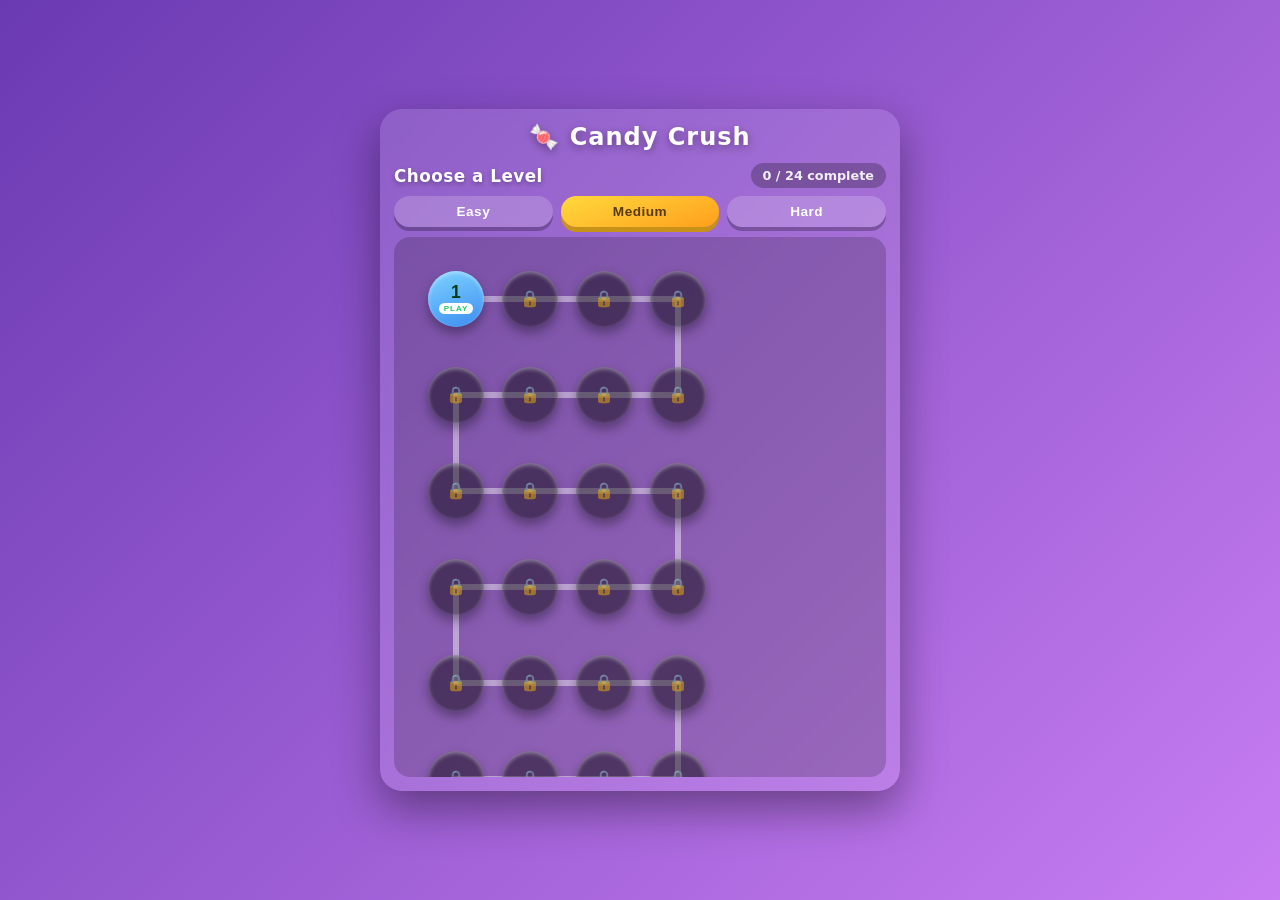
<file: index.html>
<!DOCTYPE html>
<html lang="en">
<head>
  <meta charset="UTF-8" />
  <meta name="viewport" content="width=device-width, initial-scale=1.0, maximum-scale=1.0, user-scalable=no, viewport-fit=cover" />
  <meta name="theme-color" content="#6a3ab2" />
  <link rel="manifest" href="manifest.json" />
  <link rel="icon" type="image/png" href="icons/icon-192.png" />
  <link rel="apple-touch-icon" href="icons/apple-touch-icon.png" />
  <meta name="apple-mobile-web-app-capable" content="yes" />
  <title>Candy Crush - Match 3 Game</title>
  <link rel="stylesheet" href="style.css" />
</head>
<body>
  <div class="game-container">

    <header class="brand">
      <span class="brand-title">🍬 Candy Crush</span>
    </header>

    <!-- LEVEL MAP -->
    <section id="mapView" class="view">
      <header class="map-header">
        <h2>Choose a Level</h2>
        <span class="map-stats" id="mapProgress"></span>
      </header>
      <div class="diff-row" id="diffRow">
        <button type="button" class="diff-btn" data-diff="easy">Easy</button>
        <button type="button" class="diff-btn active" data-diff="medium">Medium</button>
        <button type="button" class="diff-btn" data-diff="hard">Hard</button>
      </div>
      <div id="mapList" class="map-list"></div>
    </section>

    <!-- GAME -->
    <section id="gameView" class="view hidden">
      <header class="hud">
        <div class="hud-item">
          <span class="hud-label">Score</span>
          <span class="hud-value" id="score">0</span>
        </div>
        <div class="hud-item">
          <span class="hud-label">Moves</span>
          <span class="hud-value" id="moves">30</span>
        </div>
        <div class="hud-item">
          <span class="hud-label">Level</span>
          <span class="hud-value" id="level">1</span>
        </div>
        <div class="hud-item" id="targetBox">
          <span class="hud-label">Target</span>
          <span class="hud-value" id="target">1000</span>
        </div>
      </header>

      <div class="progress-bar">
        <div class="progress-fill" id="progressFill"></div>
      </div>

      <div class="board-wrapper">
        <div class="board" id="board"></div>
        <div class="overlay" id="overlay">
          <div class="overlay-card">
            <h1 id="overlayTitle">Level 1</h1>
            <p id="overlayText"></p>
            <div class="overlay-stars hidden" id="overlayStars"></div>
            <div class="overlay-actions">
              <button type="button" id="overlayMapBtn">Map</button>
              <button type="button" id="overlayBtn">Play</button>
            </div>
          </div>
        </div>
      </div>

      <footer class="tips">
        <span>🍬 Swap candies to match 3+</span>
        <div class="btn-row">
          <button type="button" class="btn-secondary" id="mapBtn">🗺️ Map</button>
          <button type="button" class="btn-secondary" id="restartBtn">🔄 Restart</button>
        </div>
      </footer>
    </section>
  </div>

  <script src="game.js"></script>
</body>
</html>
</file>
<file: style.css>
* {
  margin: 0;
  padding: 0;
  box-sizing: border-box;
  -webkit-tap-highlight-color: transparent;
}

:root {
  --bg-1: #6a3ab2;
  --bg-2: #c87df2;
  --btn: #ff6b6b;
  --btn-hover: #ff5252;
  --gold: #ffd93d;
}

html, body {
  overscroll-behavior: none;
}

body {
  font-family: 'Segoe UI', 'Poppins', system-ui, sans-serif;
  min-height: 100vh;
  display: flex;
  align-items: center;
  justify-content: center;
  background: linear-gradient(135deg, var(--bg-1), var(--bg-2));
  background-attachment: fixed;
  padding: 12px;
  overflow: hidden;
  touch-action: manipulation;
  -webkit-user-select: none;
  user-select: none;
  -webkit-touch-callout: none;
}

.game-container {
  width: min(92vw, 520px);
  max-height: 96vh;
  display: flex;
  flex-direction: column;
  gap: 12px;
  padding: 14px;
  border-radius: 22px;
  background: rgba(255, 255, 255, 0.12);
  box-shadow: 0 18px 45px rgba(0, 0, 0, 0.4);
  backdrop-filter: blur(6px);
}

.hud {
  display: flex;
  justify-content: space-between;
  gap: 6px;
}

.hud-item {
  flex: 1;
  text-align: center;
  background: rgba(0, 0, 0, 0.25);
  border-radius: 12px;
  padding: 8px 4px;
  color: #fff;
}

.hud-label {
  display: block;
  font-size: 0.7rem;
  text-transform: uppercase;
  letter-spacing: 1px;
  opacity: 0.85;
}

.hud-value {
  display: block;
  font-size: 1.35rem;
  font-weight: 800;
  line-height: 1.2;
  text-shadow: 0 2px 4px rgba(0, 0, 0, 0.3);
}

.progress-bar {
  height: 14px;
  border-radius: 10px;
  background: rgba(0, 0, 0, 0.3);
  overflow: hidden;
}

.progress-fill {
  height: 100%;
  width: 0%;
  border-radius: 10px;
  background: linear-gradient(90deg, #ffd93d, #ff8f3a);
  transition: width 0.4s ease;
}

.board-wrapper {
  position: relative;
}

.board {
  display: grid;
  grid-template-columns: repeat(8, 1fr);
  gap: 5px;
  background: linear-gradient(160deg, #3b1d6e, #241040);
  border-radius: 16px;
  padding: 8px;
  box-shadow: inset 0 4px 14px rgba(0, 0, 0, 0.5);
  user-select: none;
  -webkit-user-select: none;
  touch-action: none;
}

.cell {
  aspect-ratio: 1;
  border-radius: 14px;
  display: flex;
  align-items: center;
  justify-content: center;
  font-size: clamp(22px, 5.5vw, 34px);
  cursor: pointer;
  transition: transform 0.12s ease;
  position: relative;
}

.cell:hover {
  transform: scale(1.08);
}

.cell.selected {
  outline: 3px solid var(--gold);
  box-shadow: 0 0 0 3px rgba(255, 217, 61, 0.35);
  transform: scale(1.1);
}

.cell.float-anim {
  animation: floaty 0.5s ease;
}

@keyframes floaty {
  0%   { transform: translateY(0) scale(1); }
  40%  { transform: translateY(-14px) scale(1.12); }
  70%  { transform: translateY(-6px) scale(1.05); }
  100% { transform: translateY(0) scale(1); }
}

.cell.pop-anim {
  animation: pop 0.35s ease forwards;
}

@keyframes pop {
  0%   { transform: scale(1); opacity: 1; }
  100% { transform: scale(0); opacity: 0; }
}

.cell.swap-anim {
  transition: transform 0.25s ease;
}

.cell.fall-anim {
  transition: transform 0.3s ease;
}

.overlay {
  position: absolute;
  inset: 0;
  display: flex;
  align-items: center;
  justify-content: center;
  background: rgba(20, 5, 40, 0.75);
  border-radius: 16px;
  z-index: 10;
}

.overlay.hidden {
  display: none;
}

.overlay-card {
  background: linear-gradient(160deg, #ffd93d, #ff9f1c);
  color: #572825;
  border-radius: 20px;
  padding: 28px 30px;
  text-align: center;
  max-width: 85%;
  box-shadow: 0 12px 30px rgba(0, 0, 0, 0.5);
  animation: popIn 0.35s ease;
}

@keyframes popIn {
  0%   { transform: scale(0.7); opacity: 0; }
  100% { transform: scale(1); opacity: 1; }
}

.overlay-card h1 {
  font-size: 1.7rem;
  margin-bottom: 8px;
}

.overlay-card p {
  font-size: 0.95rem;
  margin-bottom: 12px;
  font-weight: 600;
  white-space: pre-line;
}

.overlay-stars {
  font-size: 2.6rem;
  letter-spacing: 12px;
  margin-bottom: 12px;
  text-shadow: 0 3px 8px rgba(0, 0, 0, 0.35);
  animation: starPop 0.5s ease;
}

.overlay-stars.hidden {
  display: none;
}

.star {
  color: #ffd700;
}

.star-empty {
  color: rgba(255, 255, 255, 0.35);
  text-shadow: none;
}

@keyframes starPop {
  0%   { transform: scale(0) rotate(-30deg); opacity: 0; }
  70%  { transform: scale(1.25) rotate(8deg); }
  100% { transform: scale(1) rotate(0); opacity: 1; }
}

.overlay-card button,
.btn-secondary {
  border: none;
  border-radius: 40px;
  padding: 12px 34px;
  font-size: 1rem;
  font-weight: 800;
  color: #fff;
  background: var(--btn);
  cursor: pointer;
  letter-spacing: 0.5px;
  box-shadow: 0 5px 0 #b83c3c;
  transition: background 0.15s ease, transform 0.1s ease, box-shadow 0.1s ease;
}

.overlay-card button:hover,
.btn-secondary:hover {
  background: var(--btn-hover);
}

.overlay-card button:active,
.btn-secondary:active {
  transform: translateY(3px);
  box-shadow: 0 2px 0 #b83c3c;
}

.tips {
  display: flex;
  align-items: center;
  justify-content: space-between;
  gap: 10px;
  color: rgba(255, 255, 255, 0.95);
  font-size: 0.85rem;
  font-weight: 600;
}

.tips .btn-secondary {
  padding: 9px 20px;
  font-size: 0.85rem;
  background: rgba(255, 255, 255, 0.2);
  box-shadow: 0 4px 0 rgba(0, 0, 0, 0.25);
}

.tips .btn-secondary:active {
  box-shadow: 0 2px 0 rgba(0, 0, 0, 0.25);
}

.tips .btn-secondary:hover {
  background: rgba(255, 255, 255, 0.32);
}

@media (max-width: 420px) {
  .tips {
    flex-direction: column;
    gap: 8px;
  }
}

/* ---------- Brand ---------- */
.brand {
  text-align: center;
}

.brand-title {
  font-size: 1.5rem;
  font-weight: 900;
  color: #fff;
  letter-spacing: 1px;
  text-shadow: 0 3px 8px rgba(0, 0, 0, 0.35);
}

/* ---------- Views ---------- */
.view.hidden {
  display: none;
}

/* ---------- Level map ---------- */
.map-view {
  width: 100%;
}

.map-header {
  display: flex;
  align-items: center;
  justify-content: space-between;
  margin-bottom: 8px;
}

.map-header h2 {
  color: #fff;
  font-size: 1.05rem;
  letter-spacing: 0.5px;
  text-shadow: 0 2px 5px rgba(0, 0, 0, 0.3);
}

.map-stats {
  color: rgba(255, 255, 255, 0.9);
  font-weight: 700;
  font-size: 0.8rem;
  background: rgba(0, 0, 0, 0.25);
  padding: 5px 12px;
  border-radius: 20px;
}

/* ---------- Difficulty selector ---------- */
.diff-row {
  display: flex;
  gap: 8px;
  justify-content: center;
  margin: 0 0 10px 0;
}

.diff-btn {
  flex: 1;
  border: none;
  border-radius: 30px;
  padding: 8px 0;
  font-weight: 800;
  font-size: 0.85rem;
  letter-spacing: 0.5px;
  color: #fff;
  background: rgba(255, 255, 255, 0.18);
  box-shadow: 0 4px 0 rgba(0, 0, 0, 0.25);
  cursor: pointer;
  transition: background 0.15s ease, transform 0.1s ease, box-shadow 0.1s ease;
}

.diff-btn:hover {
  background: rgba(255, 255, 255, 0.32);
}

.diff-btn:active {
  transform: translateY(2px);
  box-shadow: 0 2px 0 rgba(0, 0, 0, 0.25);
}

.diff-btn.active {
  background: linear-gradient(160deg, #ffd93d, #ff9f1c);
  color: #5a3b10;
  box-shadow: 0 5px 0 #c79217;
}

.map-list {
  position: relative;
  overflow-y: auto;
  -webkit-overflow-scrolling: touch;
  border-radius: 16px;
  background: rgba(0, 0, 0, 0.18);
  padding: 6px;
  scrollbar-width: thin;
}

.map-path {
  position: absolute;
  top: 0;
  left: 0;
  pointer-events: none;
}

.level-bubble {
  position: absolute;
  width: 56px;
  height: 56px;
  border-radius: 50%;
  border: none;
  display: flex;
  flex-direction: column;
  align-items: center;
  justify-content: center;
  font-weight: 900;
  font-size: 1.1rem;
  color: #fff;
  cursor: pointer;
  box-shadow: 0 6px 12px rgba(0, 0, 0, 0.35), inset 0 2px 4px rgba(255, 255, 255, 0.4);
  transition: transform 0.12s ease;
}

.level-bubble:hover {
  transform: scale(1.1);
}

.bubble-num {
  line-height: 1;
}

.level-bubble.done {
  background: linear-gradient(160deg, #ffd93d, #ff9f1c);
  color: #5a3b10;
}

.level-bubble.current {
  background: linear-gradient(160deg, #6dff7e, #1fc95e);
  color: #063d17;
  animation: pulse-glow 1.2s ease-in-out infinite;
}

.level-bubble.locked {
  background: rgba(0, 0, 0, 0.45);
  color: rgba(255, 255, 255, 0.55);
  cursor: not-allowed;
  font-size: 1rem;
  animation: none;
}

.level-bubble:not(.done):not(.locked) {
  background: linear-gradient(160deg, #7dd3ff, #3c8df1);
}

@keyframes pulse-glow {
  0%, 100% { box-shadow: 0 6px 12px rgba(0, 0, 0, 0.35), 0 0 0 0 rgba(109, 255, 126, 0.7); }
  50%      { box-shadow: 0 6px 12px rgba(0, 0, 0, 0.35), 0 0 0 12px rgba(109, 255, 126, 0); }
}

.bubble-tag {
  font-size: 0.5rem;
  font-weight: 900;
  letter-spacing: 1px;
  text-transform: uppercase;
  background: #fff;
  color: #1fc95e;
  border-radius: 20px;
  padding: 1px 5px;
  margin-top: 1px;
}

.bubble-stars {
  font-size: 0.55rem;
  color: #fff;
  letter-spacing: 1px;
  line-height: 1;
  margin-top: 1px;
}

.level-bubble.done .bubble-stars {
  color: #fff3bf;
}

.star-dim {
  color: rgba(255, 255, 255, 0.4);
}

/* ---------- Overlay actions ---------- */
.overlay-actions {
  display: flex;
  gap: 10px;
  justify-content: center;
}

.overlay-actions button.hidden {
  display: none;
}

.overlay-actions #overlayMapBtn {
  background: rgba(255, 255, 255, 0.25);
  box-shadow: 0 5px 0 rgba(0, 0, 0, 0.25);
}

.overlay-actions #overlayMapBtn:hover {
  background: rgba(255, 255, 255, 0.4);
}

.overlay-actions #overlayMapBtn:active {
  box-shadow: 0 2px 0 rgba(0, 0, 0, 0.25);
}

/* ---------- Tips buttons ---------- */
.btn-row {
  display: flex;
  gap: 8px;
}

/* ---------- Board shuffle (stuck board) ---------- */
.board.shuffle-anim {
  animation: shuffleFlick 0.5s ease;
}

@keyframes shuffleFlick {
  0%, 100% { transform: rotate(0deg) scale(1); }
  25%      { transform: rotate(-1.5deg) scale(1.02); }
  75%      { transform: rotate(1.5deg) scale(1.02); }
}
</file>
